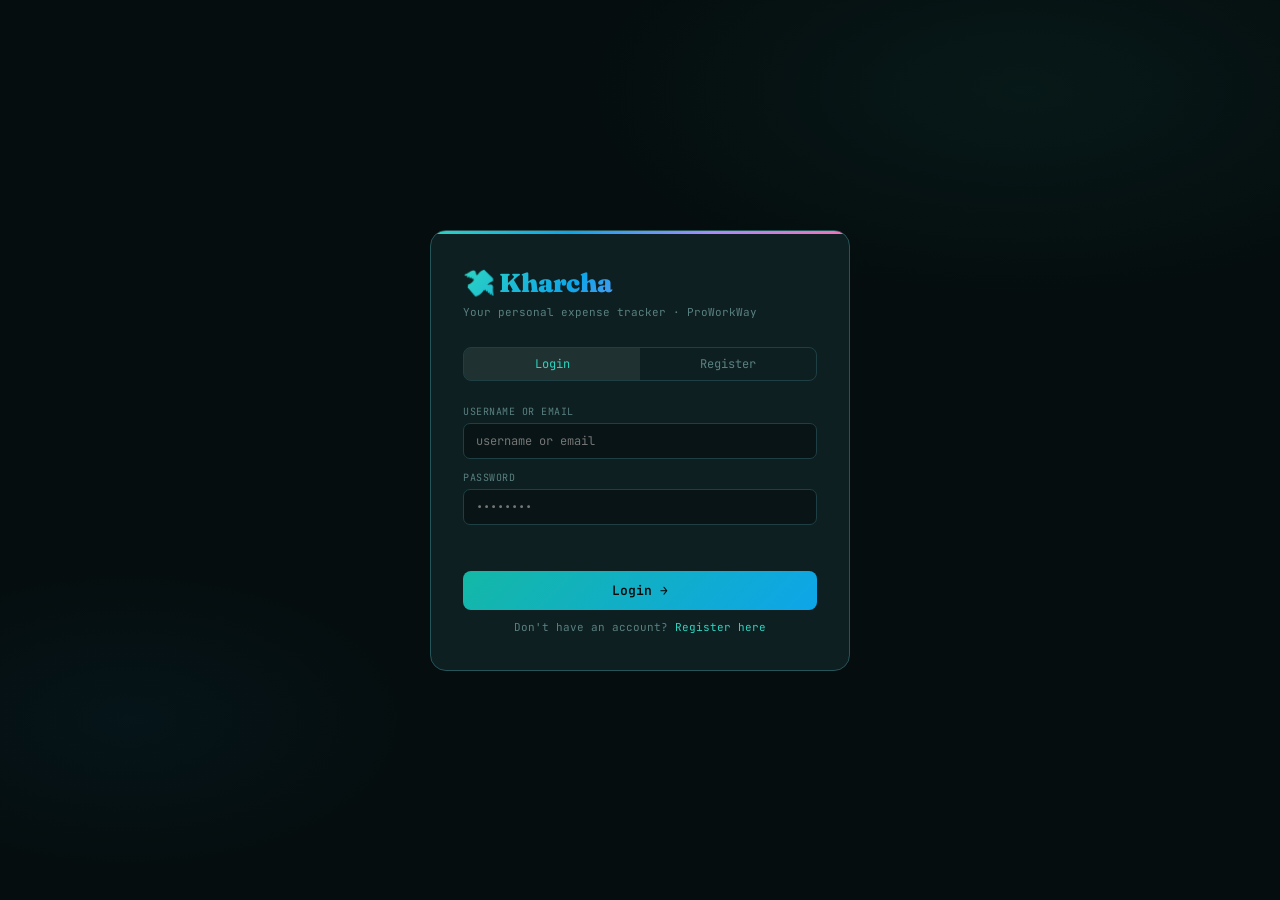
<file: index.html>
<!DOCTYPE html>
<html lang="en">

<head>
  <meta charset="UTF-8">
  <meta name="viewport" content="width=device-width, initial-scale=1.0">
  <title>Kharcha Tracker · ProWorkWay</title>
  <link
    href="https://fonts.googleapis.com/css2?family=Fraunces:wght@400;600;700;900&family=JetBrains+Mono:wght@400;500;600&display=swap"
    rel="stylesheet">
  <link rel="icon"
    href="data:image/svg+xml,<svg xmlns='http://www.w3.org/2000/svg' viewBox='0 0 100 100'><text y='.9em' font-size='90'>💸</text></svg>">

  <!-- PWA -->
  <link rel="manifest" href="manifest.json">
  <meta name="mobile-web-app-capable" content="yes">
  <meta name="apple-mobile-web-app-capable" content="yes">
  <meta name="apple-mobile-web-app-status-bar-style" content="black-translucent">
  <meta name="apple-mobile-web-app-title" content="Kharcha">
  <meta name="theme-color" content="#0d1f21">
  <meta name="description" content="Personal expense tracker — shopping, bills, EMI, savings · ProWorkWay">
  <link rel="apple-touch-icon" href="icons/icon-192.png">

  <link rel="stylesheet" href="styles.css">
  <!-- Google APIs for Drive integration -->
  <script src="https://accounts.google.com/gsi/client" async defer></script>
  <script src="https://apis.google.com/js/api.js" async defer></script>
</head>

<body>

  <!-- ═══════════════════════════════════
     AUTH SCREEN
     ═══════════════════════════════════ -->
  <div id="auth-screen">
    <div class="auth-box">
      <div class="auth-logo">💸 Kharcha</div>
      <div class="auth-tagline">Your personal expense tracker · ProWorkWay</div>
      <div class="auth-tabs">
        <button class="auth-tab active" id="tab-login" onclick="switchAuthTab('login')">Login</button>
        <button class="auth-tab" id="tab-signup" onclick="switchAuthTab('signup')">Register</button>
      </div>

      <div id="login-form" class="auth-form">
        <div class="auth-fg">
          <label>Username or Email</label>
          <input type="text" id="l-ident" placeholder="username or email" autocomplete="username">
        </div>
        <div class="auth-fg">
          <label>Password</label>
          <input type="password" id="l-pass" placeholder="••••••••" autocomplete="current-password"
            onkeydown="if(event.key==='Enter')doLogin()">
        </div>
        <div class="auth-err" id="login-err"></div>
        <button class="auth-btn" onclick="doLogin()">Login →</button>
      </div>

      <div id="signup-form" class="auth-form" style="display:none">
        <div class="auth-row">
          <div class="auth-fg">
            <label>Full Name *</label>
            <input type="text" id="r-name" placeholder="Rahul Sharma" autocomplete="name">
          </div>
          <div class="auth-fg">
            <label>Username *</label>
            <input type="text" id="r-uname" placeholder="rahul123" autocomplete="username">
          </div>
        </div>
        <div class="auth-fg">
          <label>Email Address *</label>
          <input type="email" id="r-email" placeholder="rahul@example.com" autocomplete="email">
        </div>
        <div class="auth-fg">
          <label>Mobile Number *</label>
          <input type="tel" id="r-mobile" placeholder="+91 98765 43210" autocomplete="tel">
        </div>
        <div class="auth-row">
          <div class="auth-fg">
            <label>Password *</label>
            <input type="password" id="r-pass" placeholder="Min 6 chars" autocomplete="new-password">
          </div>
          <div class="auth-fg">
            <label>Confirm Password *</label>
            <input type="password" id="r-pass2" placeholder="Repeat" autocomplete="new-password"
              onkeydown="if(event.key==='Enter')doRegister()">
          </div>
        </div>
        <div class="auth-err" id="signup-err"></div>
        <button class="auth-btn" onclick="doRegister()">Create Account →</button>
      </div>

      <div class="auth-switch" id="auth-switch-text">
        Don't have an account? <span onclick="switchAuthTab('signup')">Register here</span>
      </div>
    </div>
  </div>

  <!-- ═══════════════════════════════════
     SESSION TIMEOUT OVERLAY
     ═══════════════════════════════════ -->
  <div id="session-overlay">
    <div class="session-box">
      <div class="session-icon">🔒</div>
      <div class="session-title">Session Timed Out</div>
      <div class="session-sub" id="session-sub-text">You were inactive. Enter your password to continue.</div>
      <div class="session-timer-bar">
        <div class="session-timer-fill" id="session-timer-fill" style="width:100%"></div>
      </div>
      <div class="session-fg">
        <label>Password</label>
        <input type="password" id="session-pass" placeholder="Enter your password..."
          onkeydown="if(event.key==='Enter')unlockSession()">
      </div>
      <div class="session-err" id="session-err"></div>
      <div class="session-btns">
        <button class="session-unlock" onclick="unlockSession()">Unlock</button>
        <button class="session-logout" onclick="doLogout()">Logout</button>
      </div>
    </div>
  </div>

  <!-- ═══════════════════════════════════
     MAIN APP
     ═══════════════════════════════════ -->
  <div id="app-screen">

    <!-- TOP BAR -->
    <div class="topbar">
      <div class="app-title">💸 Kharcha</div>
      <div class="topbar-right">

        <!-- Theme Switcher -->
        <div style="position:relative">
          <button class="theme-btn" onclick="toggleThemeDD(event)">🎨 Theme</button>
          <div class="theme-dropdown" id="theme-dd"></div>
        </div>

        <button class="privacy-btn" id="privacy-btn" onclick="togglePrivacy()" title="Toggle Privacy Mode">👁
          Privacy</button>

        <div class="nav-tabs">
          <button class="nav-tab active" onclick="showPage('shopping',this)">🛒 <span>Shopping</span></button>
          <button class="nav-tab" onclick="showPage('bills',this)">💡 <span>Bills</span></button>
          <button class="nav-tab" onclick="showPage('reports',this)">📊 <span>Reports</span></button>
          <button class="nav-tab" onclick="openModal('settings-modal')">⚙</button>
        </div>

        <div class="user-pill" onclick="openModal('profile-modal')">
          <div class="user-avatar" id="user-avatar-top">?</div>
          <span id="user-name-top">User</span>
        </div>
      </div>
    </div>

    <!-- MONTH BAR -->
    <div class="month-bar">
      <span class="month-label">Month:</span>
      <div class="month-select-group">
        <button class="month-arrow" onclick="shiftMonth(-1)">‹</button>
        <select id="month-sel" onchange="changeMonth()"></select>
        <select id="year-sel" onchange="changeMonth()"></select>
        <button class="month-arrow" onclick="shiftMonth(1)">›</button>
      </div>
      <button class="new-month-btn" onclick="createNewMonth()">+ New Month</button>
    </div>

    <!-- ── SHOPPING PAGE ── -->
    <div class="page active" id="page-shopping">
      <div class="overview-grid" id="ov-grid"></div>
      <div class="toolbar">
        <button class="btn primary" onclick="openModal('add-category-modal')">+ Category</button>
        <button class="btn" onclick="openModal('budget-modal')">₹ Budget</button>
        <button class="btn" onclick="exportData()">↓ JSON</button>
        <button class="btn" onclick="importData()">↑ JSON</button>
        <button class="btn emerald-btn" onclick="openModal('drive-modal')">☁ Drive</button>
        <button class="btn gold-btn" onclick="printInvoice()">🖨 Invoice PDF</button>
      </div>
      <div class="filter-row">
        <button class="ftab active" onclick="setFilter('all',this)">All</button>
        <button class="ftab" onclick="setFilter('pending',this)">Pending</button>
        <button class="ftab" onclick="setFilter('bought',this)">Bought ✓</button>
        <button class="ftab" onclick="setFilter('cancelled',this)">Cancelled ✗</button>
      </div>
      <div class="categories" id="cat-container"></div>
    </div>

    <!-- ── BILLS PAGE ── -->
    <div class="page" id="page-bills">
      <div class="section-title">💡 Utility Bills <span class="stag">Monthly expenses</span></div>
      <div class="toolbar">
        <button class="btn gold-btn" onclick="openTrackModal('bill')">+ Add Bill</button>
      </div>
      <div class="tracks-grid" id="bills-container"></div>
      <div class="sep"></div>
      <div class="section-title">🏦 EMI <span class="stag">Loan repayments</span></div>
      <div class="toolbar">
        <button class="btn indigo-btn" onclick="openTrackModal('emi')">+ Add EMI</button>
      </div>
      <div class="tracks-grid" id="emi-container"></div>
      <div class="sep"></div>
      <div class="section-title">💚 Savings &amp; Transfers <span class="stag">Amount set aside</span></div>
      <div class="toolbar">
        <button class="btn emerald-btn" onclick="openTrackModal('saving')">+ Add Saving</button>
      </div>
      <div class="tracks-grid" id="savings-container"></div>
    </div>

    <!-- ── REPORTS PAGE ── -->
    <div class="page" id="page-reports">
      <div class="section-title">📊 Reports</div>
      <div class="filter-row" style="margin-bottom:22px">
        <button class="ftab active" onclick="setReportScope('month',this)">This Month</button>
        <button class="ftab" onclick="setReportScope('all',this)">All Time</button>
      </div>
      <div id="reports-content"></div>
    </div>

  </div><!-- /#app-screen -->

  <!-- ═══════════════════════════════════
     MODALS
     ═══════════════════════════════════ -->

  <!-- Profile -->
  <div class="modal-overlay" id="profile-modal">
    <div class="modal">
      <h2>My Profile</h2>
      <div id="profile-info"
        style="margin-bottom:16px;padding:14px;background:var(--surface2);border:1px solid var(--border);border-radius:10px;font-size:12px;line-height:2">
      </div>
      <div class="modal-actions">
        <button class="btn" style="color:var(--rose);border-color:rgba(251,113,133,.3)"
          onclick="closeModal('profile-modal');doLogout()">Logout</button>
        <button class="btn primary" onclick="closeModal('profile-modal')">Close</button>
      </div>
    </div>
  </div>

  <!-- Add / Edit Item -->
  <div class="modal-overlay" id="add-item-modal">
    <div class="modal">
      <h2 id="item-modal-title">Add Item</h2>
      <input type="hidden" id="ei-cat">
      <input type="hidden" id="ei-item">
      <div class="fg"><label>Item Name *</label><input type="text" id="ei-name" placeholder="e.g. Philips Bottle"></div>
      <div class="fg"><label>Platform</label><select id="ei-platform"></select></div>
      <div class="fg"><label>Quantity</label><input type="number" id="ei-qty" value="1" min="1"></div>
      <div class="fg">
        <label>Prices (₹)</label>
        <div class="price-grid2">
          <div><label style="font-size:9px;color:var(--muted)">MRP</label><input type="number" id="ei-mrp"
              placeholder="0"></div>
          <div><label style="font-size:9px;color:var(--muted)">Actual paid</label><input type="number" id="ei-actual"
              placeholder="0"></div>
        </div>
      </div>
      <div class="fg"><label>Bought Date</label><input type="date" id="ei-date" style="color-scheme:dark"></div>
      <div class="fg"><label>Notes</label><input type="text" id="ei-notes" placeholder="Optional"></div>
      <div class="modal-actions">
        <button class="btn" onclick="closeModal('add-item-modal')">Cancel</button>
        <button class="btn primary" onclick="saveItem()">Save</button>
      </div>
    </div>
  </div>

  <!-- Toast -->
  <div class="toast" id="toast">
    <div class="toast-icon">⚠️</div>
    <div class="toast-body">
      <div class="toast-title" id="toast-title"></div>
      <div class="toast-msg" id="toast-msg"></div>
    </div>
  </div>

  <!-- Add / Edit Category -->
  <div class="modal-overlay" id="add-category-modal">
    <div class="modal">
      <h2 id="cat-modal-title">Add Category</h2>
      <input type="hidden" id="edit-cat-id-modal">
      <div class="fg"><label>Category Name *</label><input type="text" id="cat-name-input" placeholder="e.g. For Baby">
      </div>
      <div class="fg">
        <label>Category Budget (₹) <span style="color:var(--muted);font-size:9px">— optional, 0 = no
            limit</span></label>
        <input type="number" id="cat-budget-input" placeholder="0" step="0.01" min="0" value="0">
      </div>
      <div class="modal-actions">
        <button class="btn" onclick="closeModal('add-category-modal')">Cancel</button>
        <button class="btn primary" onclick="saveCategory()">Save</button>
      </div>
    </div>
  </div>

  <!-- Budget -->
  <div class="modal-overlay" id="budget-modal">
    <div class="modal">
      <h2>Set Budget</h2>
      <div class="fg"><label>Total Shopping Budget (₹)</label><input type="number" id="budget-inp" placeholder="15000"
          step="0.01"></div>
      <div class="modal-actions">
        <button class="btn" onclick="closeModal('budget-modal')">Cancel</button>
        <button class="btn primary" onclick="saveBudget()">Save</button>
      </div>
    </div>
  </div>

  <!-- Track (Bill / EMI / Saving) -->
  <div class="modal-overlay" id="track-modal">
    <div class="modal">
      <h2 id="track-modal-title">Add Bill</h2>
      <input type="hidden" id="et-type">
      <input type="hidden" id="et-id">
      <div class="fg"><label>Name *</label><input type="text" id="et-name" placeholder="e.g. Electricity, Home Loan...">
      </div>
      <div class="fg"><label>Amount (₹) *</label><input type="number" id="et-amount" placeholder="0" step="0.01"></div>
      <div class="fg" id="et-due-group"><label>Due Date</label><input type="text" id="et-due"
          placeholder="e.g. 5th, 15th..."></div>
      <div class="fg" id="et-bank-group"><label>Account / Bank</label><input type="text" id="et-bank"
          placeholder="e.g. SBI, HDFC..."></div>
      <div class="fg" id="et-emi-extra" style="display:none">
        <label>Remaining EMIs</label><input type="number" id="et-remaining" placeholder="e.g. 18">
      </div>
      <div class="fg"><label>Notes</label><input type="text" id="et-notes" placeholder="Optional"></div>
      <div class="modal-actions">
        <button class="btn" onclick="closeModal('track-modal')">Cancel</button>
        <button class="btn primary" onclick="saveTrack()">Save</button>
      </div>
    </div>
  </div>

  <!-- New Month -->
  <div class="modal-overlay" id="new-month-modal">
    <div class="modal">
      <h2>Create New Month</h2>
      <div class="fg"><label>Month</label>
        <select id="nm-month">
          <option value="0">January</option>
          <option value="1">February</option>
          <option value="2">March</option>
          <option value="3">April</option>
          <option value="4">May</option>
          <option value="5">June</option>
          <option value="6">July</option>
          <option value="7">August</option>
          <option value="8">September</option>
          <option value="9">October</option>
          <option value="10">November</option>
          <option value="11">December</option>
        </select>
      </div>
      <div class="fg"><label>Year</label><input type="number" id="nm-year" value="2025" min="2020" max="2035"></div>
      <div class="fg">
        <label>Copy Default Categories &amp; Items?</label>
        <select id="nm-copy">
          <option value="default">Yes — add default template</option>
          <option value="none">No — start empty</option>
        </select>
      </div>
      <div class="modal-actions">
        <button class="btn" onclick="closeModal('new-month-modal')">Cancel</button>
        <button class="btn primary" onclick="confirmNewMonth()">Create</button>
      </div>
    </div>
  </div>

  <!-- Settings -->
  <div class="modal-overlay" id="settings-modal">
    <div class="modal">
      <h2>Settings</h2>
      <div class="fg">
        <label>Session Timeout</label>
        <p style="font-size:10px;color:var(--muted);margin-bottom:8px">Screen locks after this many minutes of
          inactivity.</p>
        <div class="timeout-row">
          <input type="number" id="timeout-minutes" min="1" max="60" value="5" onchange="saveTimeoutSetting()">
          <span>minutes</span>
        </div>
      </div>
      <div class="sep"></div>
      <div class="fg">
        <label>Platforms</label>
        <div class="chip-row" id="platform-chips"></div>
        <div class="add-chip-row">
          <input type="text" id="new-plat" placeholder="Add platform..."
            onkeydown="if(event.key==='Enter')addPlatform()">
          <button class="btn primary" onclick="addPlatform()">Add</button>
        </div>
      </div>
      <div class="sep"></div>
      <div class="fg">
        <label>Default Categories Template</label>
        <p style="font-size:10px;color:var(--muted);margin-bottom:8px">These categories are auto-added when you create a
          new month.</p>
        <button class="btn" onclick="openModal('default-cats-modal')">Edit Template →</button>
      </div>
      <div class="modal-actions">
        <button class="btn primary" onclick="closeModal('settings-modal')">Done</button>
      </div>
    </div>
  </div>

  <!-- Default Template Editor -->
  <div class="modal-overlay" id="default-cats-modal">
    <div class="modal" style="max-width:520px">
      <h2>Default Template</h2>
      <p style="font-size:10px;color:var(--muted);margin-bottom:14px">Edit default categories with budget + items for
        new months.</p>
      <div id="template-editor"></div>
      <div style="margin-top:14px;display:flex;gap:8px;flex-wrap:wrap">
        <input type="text" id="tmpl-cat-name" placeholder="New category name..."
          style="flex:1;min-width:120px;background:var(--bg2);border:1px solid var(--border);color:var(--text);border-radius:6px;padding:7px 10px;font-family:'JetBrains Mono',monospace;font-size:11px;outline:none;">
        <input type="number" id="tmpl-cat-budget" placeholder="Budget ₹ (0=no limit)"
          style="width:150px;background:var(--bg2);border:1px solid var(--border);color:var(--text);border-radius:6px;padding:7px 10px;font-family:'JetBrains Mono',monospace;font-size:11px;outline:none;"
          min="0" value="0">
        <button class="btn primary" onclick="addTemplateCategory()">+ Category</button>
      </div>
      <div class="modal-actions">
        <button class="btn primary" onclick="closeModal('default-cats-modal')">Done</button>
      </div>
    </div>
  </div>

  <!-- Google Drive Modal -->
  <div class="modal-overlay" id="drive-modal">
    <div class="modal" style="max-width:440px">
      <h2>☁ Google Drive Backup</h2>
      <div id="drive-not-configured" style="display:block">
        <p style="font-size:11px;color:var(--muted);margin-bottom:14px;line-height:1.7">
          Apna Google OAuth Client ID daalein taaki backup seedha Drive mein save ho.<br>
          <a href="https://console.cloud.google.com/apis/credentials" target="_blank" style="color:var(--accent)">Google
            Cloud Console</a> se banayein.
        </p>
        <div class="fg">
          <label>Google OAuth Client ID</label>
          <input type="text" id="drive-client-id" placeholder="xxxx.apps.googleusercontent.com" style="font-size:11px">
        </div>
        <div class="fg">
          <label>App Name (Drive mein folder ka naam)</label>
          <input type="text" id="drive-app-name" value="Kharcha Tracker">
        </div>
        <div class="modal-actions">
          <button class="btn" onclick="closeModal('drive-modal')">Cancel</button>
          <button class="btn primary" onclick="saveDriveConfig()">Save & Connect →</button>
        </div>
      </div>
      <div id="drive-connected" style="display:none">
        <div id="drive-user-info"
          style="display:flex;align-items:center;gap:10px;padding:12px;background:var(--surface2);border:1px solid var(--border);border-radius:8px;margin-bottom:16px">
          <div style="font-size:24px">👤</div>
          <div>
            <div id="drive-user-name" style="font-size:13px;font-weight:600;color:var(--text)"></div>
            <div id="drive-user-email" style="font-size:10px;color:var(--muted)"></div>
          </div>
          <button class="btn"
            style="margin-left:auto;font-size:10px;color:var(--rose);border-color:rgba(251,113,133,.3)"
            onclick="driveSignOut()">Sign Out</button>
        </div>
        <div style="display:flex;flex-direction:column;gap:10px;margin-bottom:16px">
          <button class="btn emerald-btn" style="justify-content:center;padding:12px" onclick="driveBackup()">
            ↑ &nbsp; Backup to Drive
          </button>
          <button class="btn indigo-btn" style="justify-content:center;padding:12px" onclick="driveRestore()">
            ↓ &nbsp; Restore from Drive
          </button>
        </div>
        <div id="drive-status" style="font-size:11px;color:var(--muted);text-align:center;min-height:18px"></div>
        <div style="margin-top:10px">
          <button class="btn" style="font-size:10px;width:100%;justify-content:center" onclick="showDriveConfig()">⚙
            Change Settings</button>
        </div>
      </div>
      <div id="drive-signing-in" style="display:none;text-align:center;padding:20px">
        <div style="font-size:28px;margin-bottom:10px">⏳</div>
        <div style="font-size:12px;color:var(--muted)">Google se connect ho raha hai...</div>
      </div>
    </div>
  </div>

  <!-- Invoice Print Frame (hidden, revealed on print) -->
  <div id="invoice-print-area" style="display:none"></div>

  <script src="app.js"></script>
</body>

</html>
</file>
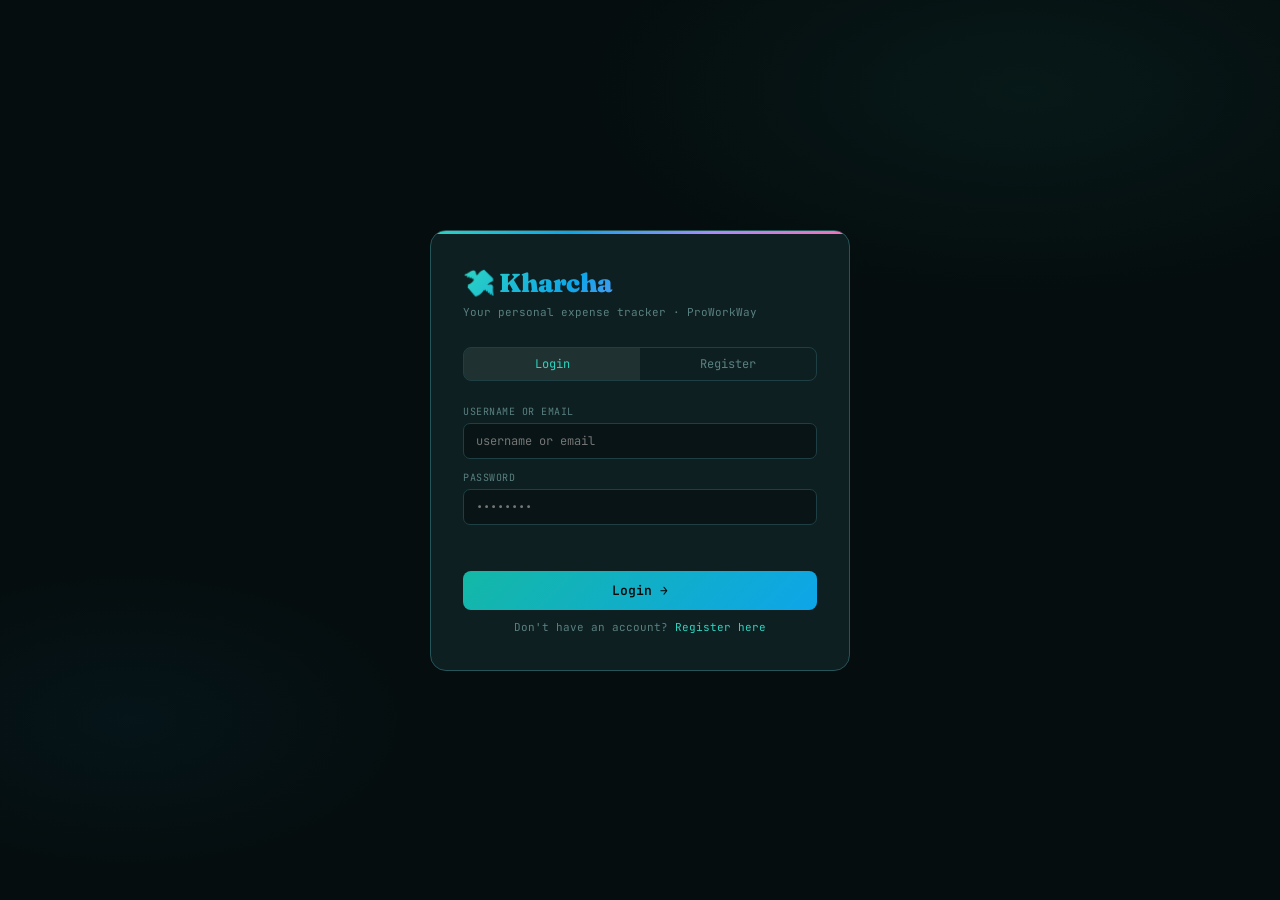
<file: icons/index.html>
<!DOCTYPE html>
<html>

<head>
    <meta charset="UTF-8">
    <meta name="viewport" content="width=device-width, initial-scale=1.0">
    <meta http-equiv="refresh" content="0; url=/" />
    <script>window.location.replace("/");</script>
    <title>Kharcha Tracker · ProWorkWay</title>
    <link rel="icon"
        href="data:image/svg+xml,<svg xmlns='http://www.w3.org/2000/svg' viewBox='0 0 100 100'><text y='.9em' font-size='90'>💸</text></svg>">
</head>

<body>
    <p>Redirecting to <a href="/">home</a>...</p>
</body>

</html>
</file>
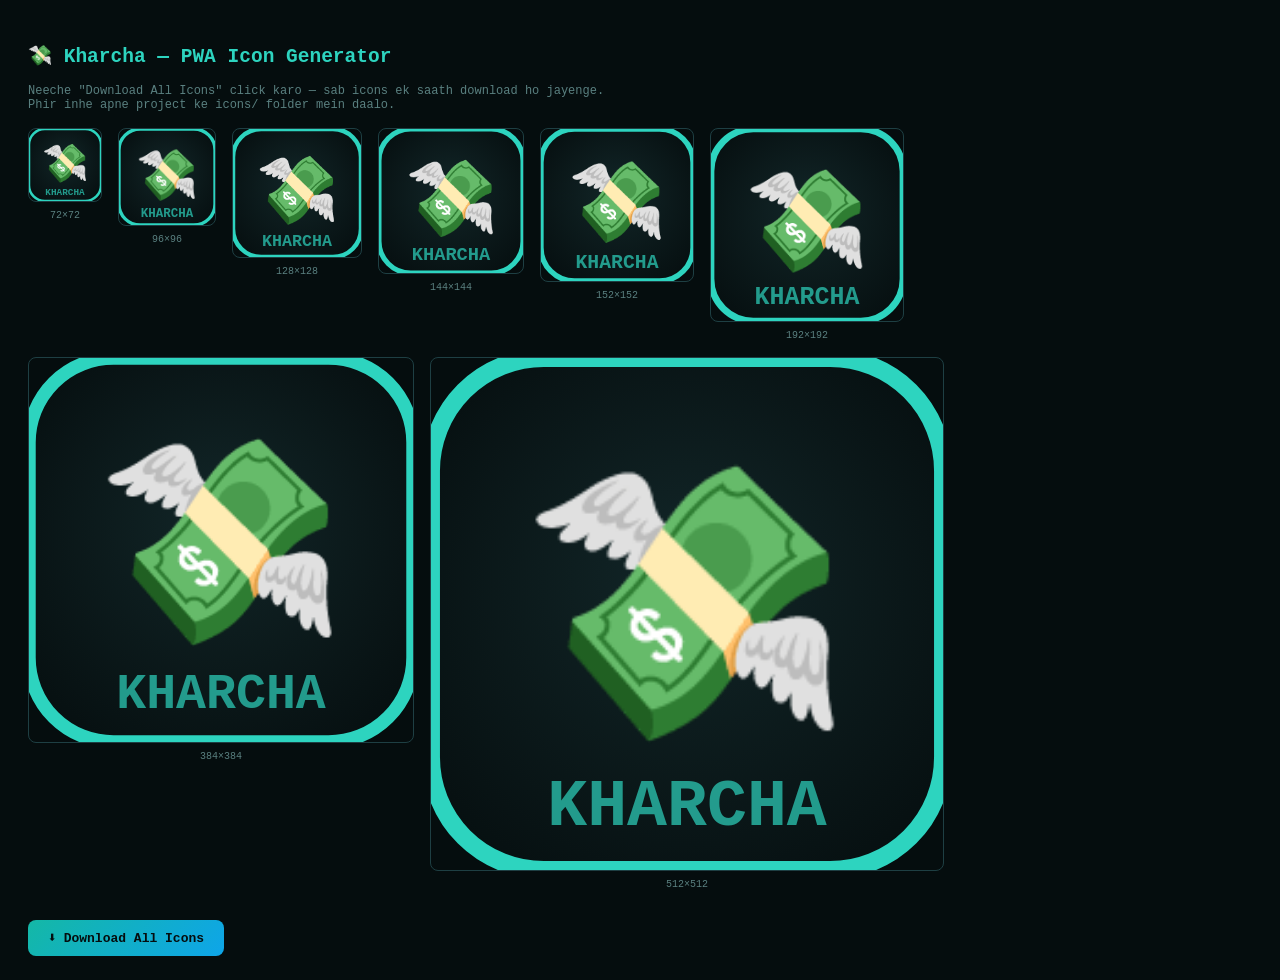
<file: generate-icons.html>
<!DOCTYPE html>
<html>

<head>
  <meta charset="UTF-8">
  <title>Kharcha — Icon Generator</title>
  <style>
    body {
      font-family: monospace;
      background: #050d0e;
      color: #e0f2f1;
      padding: 20px;
    }

    h2 {
      color: #2dd4bf;
      margin-bottom: 16px;
    }

    .grid {
      display: flex;
      flex-wrap: wrap;
      gap: 16px;
      margin-bottom: 20px;
    }

    canvas {
      border: 1px solid #1e3f43;
      border-radius: 8px;
    }

    button {
      background: linear-gradient(135deg, #14b8a6, #0ea5e9);
      border: none;
      color: #050d0e;
      padding: 10px 20px;
      border-radius: 8px;
      font-family: monospace;
      font-size: 13px;
      font-weight: 700;
      cursor: pointer;
      margin-top: 10px;
    }

    p {
      color: #5a8080;
      font-size: 12px;
      margin-bottom: 16px;
    }
  </style>
</head>

<body>
  <h2>💸 Kharcha — PWA Icon Generator</h2>
  <p>Neeche "Download All Icons" click karo — sab icons ek saath download ho jayenge.<br>
    Phir inhe apne project ke <code>icons/</code> folder mein daalo.</p>
  <div class="grid" id="grid"></div>
  <button onclick="downloadAll()">⬇ Download All Icons</button>

  <script>
    const SIZES = [72, 96, 128, 144, 152, 192, 384, 512];
    const BG_COLOR = '#0d1f21';
    const RING_COLOR = '#2dd4bf';
    const EMOJI = '💸';

    function drawIcon(size) {
      const canvas = document.createElement('canvas');
      canvas.width = size;
      canvas.height = size;
      const ctx = canvas.getContext('2d');

      // Background
      const grad = ctx.createRadialGradient(size * .5, size * .4, 0, size * .5, size * .5, size * .7);
      grad.addColorStop(0, '#122628');
      grad.addColorStop(1, '#050d0e');
      ctx.fillStyle = grad;

      // Rounded rect
      const r = size * 0.22;
      ctx.beginPath();
      ctx.moveTo(r, 0); ctx.lineTo(size - r, 0);
      ctx.arcTo(size, 0, size, r, r);
      ctx.lineTo(size, size - r);
      ctx.arcTo(size, size, size - r, size, r);
      ctx.lineTo(r, size);
      ctx.arcTo(0, size, 0, size - r, r);
      ctx.lineTo(0, r);
      ctx.arcTo(0, 0, r, 0, r);
      ctx.closePath();
      ctx.fill();

      // Ring border
      ctx.strokeStyle = RING_COLOR;
      ctx.lineWidth = size * 0.035;
      ctx.stroke();

      // Emoji
      ctx.font = `${size * 0.52}px serif`;
      ctx.textAlign = 'center';
      ctx.textBaseline = 'middle';
      ctx.fillText(EMOJI, size * 0.5, size * 0.52);

      // "K" watermark bottom
      ctx.font = `bold ${size * 0.13}px 'Courier New', monospace`;
      ctx.fillStyle = RING_COLOR;
      ctx.globalAlpha = 0.7;
      ctx.fillText('KHARCHA', size * 0.5, size * 0.88);
      ctx.globalAlpha = 1;

      return canvas;
    }

    function init() {
      const grid = document.getElementById('grid');
      SIZES.forEach(size => {
        const canvas = drawIcon(size);
        canvas.title = `${size}x${size}`;
        const wrap = document.createElement('div');
        wrap.style.textAlign = 'center';
        const label = document.createElement('div');
        label.style.cssText = 'font-size:10px;color:#5a8080;margin-top:4px';
        label.textContent = `${size}×${size}`;
        wrap.appendChild(canvas);
        wrap.appendChild(label);
        grid.appendChild(wrap);
      });
    }

    function downloadAll() {
      SIZES.forEach((size, i) => {
        setTimeout(() => {
          const canvas = drawIcon(size);
          const a = document.createElement('a');
          a.download = `icon-${size}.png`;
          a.href = canvas.toDataURL('image/png');
          a.click();
        }, i * 300);
      });
    }

    init();
  </script>
</body>

</html>
</file>
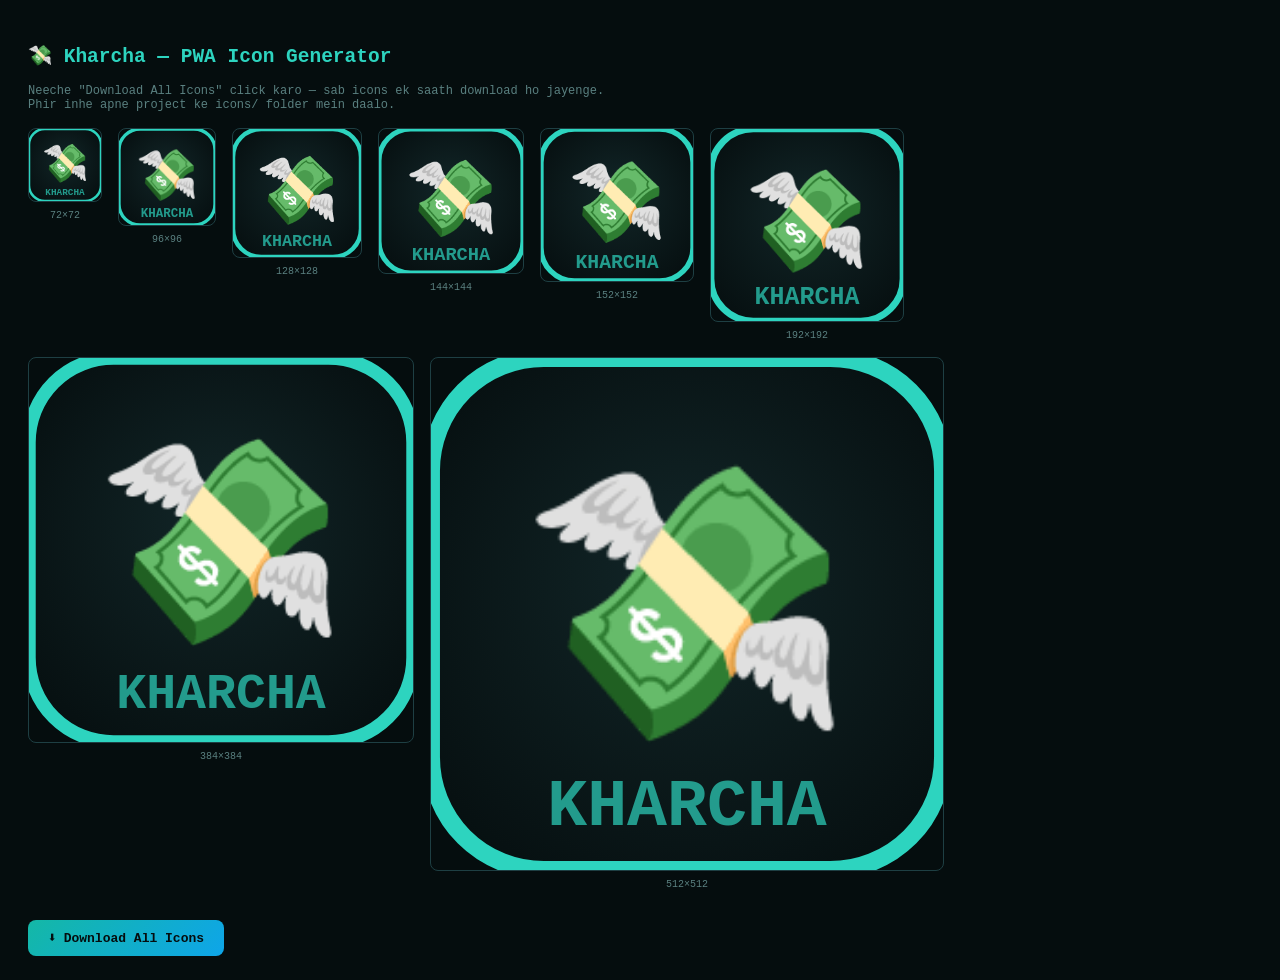
<file: icons/generate-icons.html>
<!DOCTYPE html>
<html>
<head>
  <meta charset="UTF-8">
  <title>Kharcha — Icon Generator</title>
  <style>
    body { font-family: monospace; background: #050d0e; color: #e0f2f1; padding: 20px; }
    h2 { color: #2dd4bf; margin-bottom: 16px; }
    .grid { display: flex; flex-wrap: wrap; gap: 16px; margin-bottom: 20px; }
    canvas { border: 1px solid #1e3f43; border-radius: 8px; }
    button {
      background: linear-gradient(135deg, #14b8a6, #0ea5e9);
      border: none; color: #050d0e; padding: 10px 20px;
      border-radius: 8px; font-family: monospace; font-size: 13px;
      font-weight: 700; cursor: pointer; margin-top: 10px;
    }
    p { color: #5a8080; font-size: 12px; margin-bottom: 16px; }
  </style>
</head>
<body>
  <h2>💸 Kharcha — PWA Icon Generator</h2>
  <p>Neeche "Download All Icons" click karo — sab icons ek saath download ho jayenge.<br>
     Phir inhe apne project ke <code>icons/</code> folder mein daalo.</p>
  <div class="grid" id="grid"></div>
  <button onclick="downloadAll()">⬇ Download All Icons</button>

<script>
const SIZES = [72, 96, 128, 144, 152, 192, 384, 512];
const BG_COLOR   = '#0d1f21';
const RING_COLOR = '#2dd4bf';
const EMOJI      = '💸';

function drawIcon(size) {
  const canvas = document.createElement('canvas');
  canvas.width  = size;
  canvas.height = size;
  const ctx = canvas.getContext('2d');

  // Background
  const grad = ctx.createRadialGradient(size*.5, size*.4, 0, size*.5, size*.5, size*.7);
  grad.addColorStop(0, '#122628');
  grad.addColorStop(1, '#050d0e');
  ctx.fillStyle = grad;

  // Rounded rect
  const r = size * 0.22;
  ctx.beginPath();
  ctx.moveTo(r, 0); ctx.lineTo(size-r, 0);
  ctx.arcTo(size, 0, size, r, r);
  ctx.lineTo(size, size-r);
  ctx.arcTo(size, size, size-r, size, r);
  ctx.lineTo(r, size);
  ctx.arcTo(0, size, 0, size-r, r);
  ctx.lineTo(0, r);
  ctx.arcTo(0, 0, r, 0, r);
  ctx.closePath();
  ctx.fill();

  // Ring border
  ctx.strokeStyle = RING_COLOR;
  ctx.lineWidth = size * 0.035;
  ctx.stroke();

  // Emoji
  ctx.font = `${size * 0.52}px serif`;
  ctx.textAlign = 'center';
  ctx.textBaseline = 'middle';
  ctx.fillText(EMOJI, size * 0.5, size * 0.52);

  // "K" watermark bottom
  ctx.font = `bold ${size * 0.13}px 'Courier New', monospace`;
  ctx.fillStyle = RING_COLOR;
  ctx.globalAlpha = 0.7;
  ctx.fillText('KHARCHA', size * 0.5, size * 0.88);
  ctx.globalAlpha = 1;

  return canvas;
}

function init() {
  const grid = document.getElementById('grid');
  SIZES.forEach(size => {
    const canvas = drawIcon(size);
    canvas.title = `${size}x${size}`;
    const wrap = document.createElement('div');
    wrap.style.textAlign = 'center';
    const label = document.createElement('div');
    label.style.cssText = 'font-size:10px;color:#5a8080;margin-top:4px';
    label.textContent = `${size}×${size}`;
    wrap.appendChild(canvas);
    wrap.appendChild(label);
    grid.appendChild(wrap);
  });
}

function downloadAll() {
  SIZES.forEach((size, i) => {
    setTimeout(() => {
      const canvas = drawIcon(size);
      const a = document.createElement('a');
      a.download = `icon-${size}.png`;
      a.href = canvas.toDataURL('image/png');
      a.click();
    }, i * 300);
  });
}

init();
</script>
</body>
</html>
</file>
<file: styles.css>
/* ════════════════════════════════════════════════════════
   KHARCHA TRACKER — styles.css
   Themes: peacock, light, dark, dracula, sky, forest,
           desert, snow, sunset, neon, rose, ocean
   ════════════════════════════════════════════════════════ */

/* ── PEACOCK (default) ── */
:root,
[data-theme="peacock"] {
  --bg: #050d0e;
  --bg2: #081415;
  --surface: #0d1f21;
  --surface2: #122628;
  --surface3: #183234;
  --border: #1e3f43;
  --border2: #255459;
  --accent: #2dd4bf;
  --accent2: #14b8a6;
  --accent-alt: #0ea5e9;
  --gold: #f59e0b;
  --gold2: #fbbf24;
  --emerald: #10b981;
  --indigo: #6366f1;
  --rose: #fb7185;
  --peacock: #0ea5e9;
  --iridescent: linear-gradient(135deg, #2dd4bf, #0ea5e9, #a78bfa, #f472b6);
  --text: #e0f2f1;
  --text2: #a0bebe;
  --muted: #5a8080;
  --r: 10px;
  --shadow: 0 8px 32px rgba(0, 0, 0, .5);
  --body-bg-img:
    radial-gradient(ellipse 60% 40% at 80% 10%, rgba(45, 212, 191, .06) 0%, transparent 60%),
    radial-gradient(ellipse 40% 30% at 10% 80%, rgba(14, 165, 233, .05) 0%, transparent 60%);
}

/* ── LIGHT ── */
[data-theme="light"] {
  --bg: #f4f7f8;
  --bg2: #ffffff;
  --surface: #ffffff;
  --surface2: #eef2f3;
  --surface3: #e2e8ea;
  --border: #ccd7d9;
  --border2: #a8bfc3;
  --accent: #0d9488;
  --accent2: #0f766e;
  --accent-alt: #0284c7;
  --gold: #d97706;
  --gold2: #f59e0b;
  --emerald: #059669;
  --indigo: #4f46e5;
  --rose: #e11d48;
  --peacock: #0284c7;
  --iridescent: linear-gradient(135deg, #0d9488, #0284c7, #7c3aed, #db2777);
  --text: #0f2426;
  --text2: #3d6366;
  --muted: #7a9fa3;
  --shadow: 0 4px 24px rgba(0, 0, 0, .1);
  --body-bg-img:
    radial-gradient(ellipse 60% 40% at 80% 10%, rgba(13, 148, 136, .06) 0%, transparent 60%),
    radial-gradient(ellipse 40% 30% at 10% 80%, rgba(2, 132, 199, .04) 0%, transparent 60%);
}

/* ── DARK ── */
[data-theme="dark"] {
  --bg: #0a0a0a;
  --bg2: #111111;
  --surface: #1a1a1a;
  --surface2: #222222;
  --surface3: #2a2a2a;
  --border: #333333;
  --border2: #444444;
  --accent: #a3a3a3;
  --accent2: #737373;
  --accent-alt: #d4d4d4;
  --gold: #facc15;
  --gold2: #fde047;
  --emerald: #4ade80;
  --indigo: #818cf8;
  --rose: #f87171;
  --peacock: #60a5fa;
  --iridescent: linear-gradient(135deg, #a3a3a3, #d4d4d4, #818cf8, #f87171);
  --text: #f5f5f5;
  --text2: #a3a3a3;
  --muted: #525252;
  --shadow: 0 8px 32px rgba(0, 0, 0, .7);
  --body-bg-img:
    radial-gradient(ellipse 60% 40% at 80% 10%, rgba(163, 163, 163, .04) 0%, transparent 60%),
    radial-gradient(ellipse 40% 30% at 10% 80%, rgba(96, 165, 250, .03) 0%, transparent 60%);
}

/* ── DRACULA ── */
[data-theme="dracula"] {
  --bg: #1e1e2e;
  --bg2: #181825;
  --surface: #242436;
  --surface2: #2a2a40;
  --surface3: #313145;
  --border: #45475a;
  --border2: #585b70;
  --accent: #bd93f9;
  --accent2: #a77bfa;
  --accent-alt: #8be9fd;
  --gold: #f1fa8c;
  --gold2: #ffffa5;
  --emerald: #50fa7b;
  --indigo: #bd93f9;
  --rose: #ff5555;
  --peacock: #8be9fd;
  --iridescent: linear-gradient(135deg, #bd93f9, #8be9fd, #50fa7b, #ff79c6);
  --text: #f8f8f2;
  --text2: #cdd6f4;
  --muted: #6272a4;
  --shadow: 0 8px 32px rgba(0, 0, 0, .6);
  --body-bg-img:
    radial-gradient(ellipse 60% 40% at 80% 10%, rgba(189, 147, 249, .07) 0%, transparent 60%),
    radial-gradient(ellipse 40% 30% at 10% 80%, rgba(139, 233, 253, .05) 0%, transparent 60%);
}

/* ── SKY ── */
[data-theme="sky"] {
  --bg: #020c18;
  --bg2: #04111f;
  --surface: #081c30;
  --surface2: #0d2540;
  --surface3: #122d4c;
  --border: #1a3f60;
  --border2: #215278;
  --accent: #38bdf8;
  --accent2: #0ea5e9;
  --accent-alt: #7dd3fc;
  --gold: #fbbf24;
  --gold2: #fde68a;
  --emerald: #34d399;
  --indigo: #a78bfa;
  --rose: #fb7185;
  --peacock: #38bdf8;
  --iridescent: linear-gradient(135deg, #38bdf8, #7dd3fc, #a78bfa, #fb7185);
  --text: #e0f2fe;
  --text2: #93c5fd;
  --muted: #3b6ea5;
  --shadow: 0 8px 32px rgba(0, 0, 0, .6);
  --body-bg-img:
    radial-gradient(ellipse 60% 40% at 80% 10%, rgba(56, 189, 248, .08) 0%, transparent 60%),
    radial-gradient(ellipse 40% 30% at 10% 80%, rgba(125, 211, 252, .05) 0%, transparent 60%);
}

/* ── FOREST ── */
[data-theme="forest"] {
  --bg: #040d06;
  --bg2: #07120a;
  --surface: #0c1e10;
  --surface2: #122617;
  --surface3: #172e1c;
  --border: #1e4427;
  --border2: #265833;
  --accent: #4ade80;
  --accent2: #22c55e;
  --accent-alt: #86efac;
  --gold: #fbbf24;
  --gold2: #fde68a;
  --emerald: #4ade80;
  --indigo: #a3e635;
  --rose: #fb7185;
  --peacock: #34d399;
  --iridescent: linear-gradient(135deg, #4ade80, #86efac, #a3e635, #fbbf24);
  --text: #dcfce7;
  --text2: #86efac;
  --muted: #4a7a57;
  --shadow: 0 8px 32px rgba(0, 0, 0, .55);
  --body-bg-img:
    radial-gradient(ellipse 60% 40% at 80% 10%, rgba(74, 222, 128, .07) 0%, transparent 60%),
    radial-gradient(ellipse 40% 30% at 10% 80%, rgba(52, 211, 153, .05) 0%, transparent 60%);
}

/* ── DESERT ── */
[data-theme="desert"] {
  --bg: #100b04;
  --bg2: #180f06;
  --surface: #261609;
  --surface2: #311c0b;
  --surface3: #3c230e;
  --border: #5c3515;
  --border2: #7a471e;
  --accent: #fb923c;
  --accent2: #f97316;
  --accent-alt: #fcd34d;
  --gold: #fcd34d;
  --gold2: #fde68a;
  --emerald: #86efac;
  --indigo: #c084fc;
  --rose: #fca5a5;
  --peacock: #fdba74;
  --iridescent: linear-gradient(135deg, #fb923c, #fcd34d, #f97316, #fbbf24);
  --text: #fef3c7;
  --text2: #fcd34d;
  --muted: #92652e;
  --shadow: 0 8px 32px rgba(0, 0, 0, .6);
  --body-bg-img:
    radial-gradient(ellipse 60% 40% at 80% 10%, rgba(251, 146, 60, .08) 0%, transparent 60%),
    radial-gradient(ellipse 40% 30% at 10% 80%, rgba(252, 211, 77, .05) 0%, transparent 60%);
}

/* ── SNOW ── */
[data-theme="snow"] {
  --bg: #f0f5ff;
  --bg2: #ffffff;
  --surface: #ffffff;
  --surface2: #e8eeff;
  --surface3: #dde5ff;
  --border: #bfcfff;
  --border2: #99b0ff;
  --accent: #4f46e5;
  --accent2: #6366f1;
  --accent-alt: #818cf8;
  --gold: #d97706;
  --gold2: #f59e0b;
  --emerald: #059669;
  --indigo: #7c3aed;
  --rose: #e11d48;
  --peacock: #0284c7;
  --iridescent: linear-gradient(135deg, #4f46e5, #818cf8, #c084fc, #f472b6);
  --text: #1e1b4b;
  --text2: #3730a3;
  --muted: #818cf8;
  --shadow: 0 4px 20px rgba(79, 70, 229, .15);
  --body-bg-img:
    radial-gradient(ellipse 60% 40% at 80% 10%, rgba(79, 70, 229, .06) 0%, transparent 60%),
    radial-gradient(ellipse 40% 30% at 10% 80%, rgba(129, 140, 248, .06) 0%, transparent 60%);
}

/* ── SUNSET ── */
[data-theme="sunset"] {
  --bg: #0d0408;
  --bg2: #150610;
  --surface: #200b18;
  --surface2: #2a0f21;
  --surface3: #34142a;
  --border: #5c1f44;
  --border2: #7a2a5c;
  --accent: #f472b6;
  --accent2: #ec4899;
  --accent-alt: #fb923c;
  --gold: #fb923c;
  --gold2: #fbbf24;
  --emerald: #34d399;
  --indigo: #a78bfa;
  --rose: #f43f5e;
  --peacock: #fb923c;
  --iridescent: linear-gradient(135deg, #f472b6, #fb923c, #fbbf24, #a78bfa);
  --text: #fce7f3;
  --text2: #f9a8d4;
  --muted: #9d4a72;
  --shadow: 0 8px 32px rgba(0, 0, 0, .6);
  --body-bg-img:
    radial-gradient(ellipse 60% 40% at 80% 10%, rgba(244, 114, 182, .08) 0%, transparent 60%),
    radial-gradient(ellipse 40% 30% at 10% 80%, rgba(251, 146, 60, .06) 0%, transparent 60%);
}

/* ── NEON ── */
[data-theme="neon"] {
  --bg: #020204;
  --bg2: #050508;
  --surface: #0a0a12;
  --surface2: #10101a;
  --surface3: #161622;
  --border: #1e1e3a;
  --border2: #2a2a50;
  --accent: #00ffcc;
  --accent2: #00e6b8;
  --accent-alt: #ff00ff;
  --gold: #ffff00;
  --gold2: #ffffaa;
  --emerald: #00ff88;
  --indigo: #aa00ff;
  --rose: #ff0066;
  --peacock: #00ccff;
  --iridescent: linear-gradient(135deg, #00ffcc, #00ccff, #aa00ff, #ff0066);
  --text: #e0ffe8;
  --text2: #80ffcc;
  --muted: #2a6655;
  --shadow: 0 0 32px rgba(0, 255, 204, .15);
  --body-bg-img:
    radial-gradient(ellipse 60% 40% at 80% 10%, rgba(0, 255, 204, .07) 0%, transparent 60%),
    radial-gradient(ellipse 40% 30% at 10% 80%, rgba(0, 204, 255, .06) 0%, transparent 60%);
}

/* ── ROSE ── */
[data-theme="rose"] {
  --bg: #0d0408;
  --bg2: #140508;
  --surface: #200a10;
  --surface2: #2a0e16;
  --surface3: #34121c;
  --border: #601a2a;
  --border2: #7e2038;
  --accent: #fb7185;
  --accent2: #f43f5e;
  --accent-alt: #fda4af;
  --gold: #fbbf24;
  --gold2: #fde68a;
  --emerald: #34d399;
  --indigo: #c084fc;
  --rose: #fb7185;
  --peacock: #fda4af;
  --iridescent: linear-gradient(135deg, #fb7185, #fda4af, #f43f5e, #fbbf24);
  --text: #ffe4e6;
  --text2: #fca5a5;
  --muted: #7f3040;
  --shadow: 0 8px 32px rgba(0, 0, 0, .6);
  --body-bg-img:
    radial-gradient(ellipse 60% 40% at 80% 10%, rgba(251, 113, 133, .08) 0%, transparent 60%),
    radial-gradient(ellipse 40% 30% at 10% 80%, rgba(244, 63, 94, .05) 0%, transparent 60%);
}

/* ── OCEAN ── */
[data-theme="ocean"] {
  --bg: #010810;
  --bg2: #020d18;
  --surface: #041525;
  --surface2: #071c30;
  --surface3: #0a233c;
  --border: #0f3660;
  --border2: #164880;
  --accent: #22d3ee;
  --accent2: #06b6d4;
  --accent-alt: #67e8f9;
  --gold: #fbbf24;
  --gold2: #fde68a;
  --emerald: #2dd4bf;
  --indigo: #818cf8;
  --rose: #fb7185;
  --peacock: #22d3ee;
  --iridescent: linear-gradient(135deg, #22d3ee, #67e8f9, #2dd4bf, #818cf8);
  --text: #e0f7ff;
  --text2: #7dd3fc;
  --muted: #1e6090;
  --shadow: 0 8px 32px rgba(0, 0, 0, .65);
  --body-bg-img:
    radial-gradient(ellipse 60% 40% at 80% 10%, rgba(34, 211, 238, .08) 0%, transparent 60%),
    radial-gradient(ellipse 40% 30% at 10% 80%, rgba(103, 232, 249, .05) 0%, transparent 60%);
}

/* ════════════════════════════════════════════════════════
   BASE RESET
   ════════════════════════════════════════════════════════ */
*,
*::before,
*::after {
  box-sizing: border-box;
  margin: 0;
  padding: 0;
}

html {
  scroll-behavior: smooth;
}

body {
  font-family: 'JetBrains Mono', monospace;
  background: var(--bg);
  color: var(--text);
  min-height: 100vh;
  background-image: var(--body-bg-img);
  transition: background .35s, color .35s;
}

/* ════════════════════════════════════════════════════════
   THEME SWITCHER BUTTON
   ════════════════════════════════════════════════════════ */
.theme-btn {
  font-family: 'JetBrains Mono', monospace;
  font-size: 11px;
  padding: 5px 10px;
  border-radius: 7px;
  border: 1px solid var(--border);
  background: none;
  color: var(--muted);
  cursor: pointer;
  transition: all .2s;
  position: relative;
}

.theme-btn:hover {
  border-color: var(--accent);
  color: var(--accent);
}

/* Theme Dropdown */
.theme-dropdown {
  position: absolute;
  top: calc(100% + 8px);
  right: 0;
  background: var(--surface);
  border: 1px solid var(--border2);
  border-radius: 10px;
  padding: 6px;
  min-width: 180px;
  z-index: 200;
  box-shadow: var(--shadow);
  display: none;
}

.theme-dropdown.open {
  display: block;
}

.theme-dropdown-title {
  font-size: 9px;
  color: var(--muted);
  text-transform: uppercase;
  letter-spacing: 1px;
  padding: 4px 6px 8px;
}

.theme-option {
  display: flex;
  align-items: center;
  gap: 8px;
  padding: 6px 8px;
  border-radius: 6px;
  cursor: pointer;
  font-size: 11px;
  color: var(--text2);
  transition: background .15s;
}

.theme-option:hover {
  background: rgba(255, 255, 255, .05);
}

.theme-option.active {
  color: var(--accent);
  background: rgba(255, 255, 255, .08);
}

.theme-dot {
  width: 14px;
  height: 14px;
  border-radius: 50%;
  flex-shrink: 0;
  border: 1.5px solid rgba(255, 255, 255, .15);
}

/* ════════════════════════════════════════════════════════
   AUTH SCREEN
   ════════════════════════════════════════════════════════ */
#auth-screen {
  min-height: 100vh;
  display: flex;
  align-items: center;
  justify-content: center;
  padding: 20px;
}

.auth-box {
  background: var(--surface);
  border: 1px solid var(--border2);
  border-radius: 16px;
  padding: 36px 32px;
  width: 100%;
  max-width: 420px;
  position: relative;
  overflow: hidden;
}

.auth-box::before {
  content: '';
  position: absolute;
  top: 0;
  left: 0;
  right: 0;
  height: 3px;
  background: var(--iridescent);
}

.auth-logo {
  font-family: 'Fraunces', serif;
  font-size: 26px;
  font-weight: 900;
  background: var(--iridescent);
  -webkit-background-clip: text;
  -webkit-text-fill-color: transparent;
  letter-spacing: -.5px;
  margin-bottom: 6px;
}

.auth-tagline {
  font-size: 11px;
  color: var(--muted);
  margin-bottom: 28px;
}

.auth-tabs {
  display: flex;
  margin-bottom: 24px;
  border: 1px solid var(--border);
  border-radius: 8px;
  overflow: hidden;
}

.auth-tab {
  flex: 1;
  padding: 8px;
  text-align: center;
  font-family: 'JetBrains Mono', monospace;
  font-size: 12px;
  cursor: pointer;
  border: none;
  background: none;
  color: var(--muted);
  transition: all .2s;
}

.auth-tab.active {
  background: rgba(255, 255, 255, .08);
  color: var(--accent);
}

.auth-form {
  display: flex;
  flex-direction: column;
  gap: 12px;
}

.auth-fg label {
  display: block;
  font-size: 10px;
  color: var(--muted);
  margin-bottom: 5px;
  text-transform: uppercase;
  letter-spacing: .5px;
}

.auth-fg input {
  width: 100%;
  background: var(--bg2);
  border: 1px solid var(--border);
  color: var(--text);
  border-radius: 7px;
  padding: 9px 12px;
  font-family: 'JetBrains Mono', monospace;
  font-size: 12px;
  outline: none;
  transition: border .2s;
}

.auth-fg input:focus {
  border-color: var(--accent);
}

.auth-row {
  display: grid;
  grid-template-columns: 1fr 1fr;
  gap: 10px;
}

.auth-btn {
  margin-top: 6px;
  padding: 11px;
  background: linear-gradient(135deg, var(--accent2), var(--accent-alt));
  border: none;
  border-radius: 8px;
  color: var(--bg);
  font-family: 'JetBrains Mono', monospace;
  font-size: 13px;
  font-weight: 600;
  cursor: pointer;
  transition: opacity .2s;
}

.auth-btn:hover {
  opacity: .88;
}

.auth-err {
  font-size: 11px;
  color: var(--rose);
  text-align: center;
  min-height: 16px;
}

.auth-switch {
  font-size: 11px;
  color: var(--muted);
  text-align: center;
  margin-top: 10px;
}

.auth-switch span {
  color: var(--accent);
  cursor: pointer;
}

.auth-switch span:hover {
  text-decoration: underline;
}

/* ════════════════════════════════════════════════════════
   APP LAYOUT
   ════════════════════════════════════════════════════════ */
#app-screen {
  display: none;
}

.topbar {
  display: flex;
  align-items: center;
  justify-content: space-between;
  padding: 14px 24px;
  background: var(--surface);
  border-bottom: 1px solid var(--border);
  position: sticky;
  top: 0;
  z-index: 50;
  backdrop-filter: blur(8px);
  transition: background .35s, border-color .35s;
}

.app-title {
  font-family: 'Fraunces', serif;
  font-size: 20px;
  font-weight: 900;
  background: var(--iridescent);
  -webkit-background-clip: text;
  -webkit-text-fill-color: transparent;
  letter-spacing: -.5px;
}

.topbar-right {
  display: flex;
  align-items: center;
  gap: 8px;
  flex-wrap: wrap;
}

.user-pill {
  display: flex;
  align-items: center;
  gap: 7px;
  background: var(--surface2);
  border: 1px solid var(--border);
  border-radius: 99px;
  padding: 4px 12px 4px 8px;
  font-size: 11px;
  color: var(--text2);
  cursor: pointer;
  transition: border-color .2s;
}

.user-pill:hover {
  border-color: var(--accent);
}

.user-avatar {
  width: 22px;
  height: 22px;
  border-radius: 50%;
  background: linear-gradient(135deg, var(--accent2), var(--accent-alt));
  display: flex;
  align-items: center;
  justify-content: center;
  font-size: 10px;
  color: var(--bg);
  font-weight: 700;
}

.privacy-btn {
  font-family: 'JetBrains Mono', monospace;
  font-size: 11px;
  padding: 5px 10px;
  border-radius: 7px;
  border: 1px solid var(--border);
  background: none;
  color: var(--muted);
  cursor: pointer;
  transition: all .2s;
}

.privacy-btn.active {
  border-color: var(--gold);
  color: var(--gold);
  background: rgba(245, 158, 11, .08);
}

.privacy-btn:hover {
  border-color: var(--gold);
  color: var(--gold);
}

.nav-tabs {
  display: flex;
  gap: 4px;
}

.nav-tab {
  font-family: 'JetBrains Mono', monospace;
  font-size: 11px;
  padding: 6px 14px;
  border-radius: 6px;
  border: 1px solid transparent;
  background: none;
  color: var(--muted);
  cursor: pointer;
  transition: all .2s;
}

.nav-tab:hover {
  color: var(--accent);
  border-color: var(--border);
}

.nav-tab.active {
  background: rgba(255, 255, 255, .08);
  color: var(--accent);
  border-color: var(--border2);
}

/* ════════════════════════════════════════════════════════
   SESSION TIMEOUT OVERLAY
   ════════════════════════════════════════════════════════ */
#session-overlay {
  display: none;
  position: fixed;
  inset: 0;
  z-index: 1000;
  backdrop-filter: blur(14px) brightness(0.4);
  align-items: center;
  justify-content: center;
}

#session-overlay.show {
  display: flex;
}

.session-box {
  background: var(--surface);
  border: 1px solid var(--border2);
  border-radius: 16px;
  padding: 32px 28px;
  width: 100%;
  max-width: 360px;
  text-align: center;
  position: relative;
  overflow: hidden;
}

.session-box::before {
  content: '';
  position: absolute;
  top: 0;
  left: 0;
  right: 0;
  height: 3px;
  background: linear-gradient(90deg, var(--rose), var(--gold));
}

.session-icon {
  font-size: 32px;
  margin-bottom: 12px;
}

.session-title {
  font-family: 'Fraunces', serif;
  font-size: 18px;
  font-weight: 700;
  color: var(--gold);
  margin-bottom: 6px;
}

.session-sub {
  font-size: 11px;
  color: var(--muted);
  margin-bottom: 20px;
}

.session-fg label {
  display: block;
  font-size: 10px;
  color: var(--muted);
  margin-bottom: 5px;
  text-transform: uppercase;
  letter-spacing: .5px;
  text-align: left;
}

.session-fg input {
  width: 100%;
  background: var(--bg2);
  border: 1px solid var(--border);
  color: var(--text);
  border-radius: 7px;
  padding: 9px 12px;
  font-family: 'JetBrains Mono', monospace;
  font-size: 12px;
  outline: none;
  margin-bottom: 14px;
  transition: border .2s;
}

.session-fg input:focus {
  border-color: var(--accent);
}

.session-btns {
  display: flex;
  gap: 8px;
}

.session-unlock {
  flex: 1;
  padding: 10px;
  background: linear-gradient(135deg, var(--accent2), var(--accent-alt));
  border: none;
  border-radius: 8px;
  color: var(--bg);
  font-family: 'JetBrains Mono', monospace;
  font-size: 12px;
  font-weight: 600;
  cursor: pointer;
}

.session-logout {
  padding: 10px 14px;
  background: rgba(251, 113, 133, .1);
  border: 1px solid rgba(251, 113, 133, .3);
  color: var(--rose);
  border-radius: 8px;
  font-family: 'JetBrains Mono', monospace;
  font-size: 12px;
  cursor: pointer;
  transition: all .2s;
}

.session-logout:hover {
  background: rgba(251, 113, 133, .2);
}

.session-err {
  font-size: 11px;
  color: var(--rose);
  min-height: 16px;
  margin-bottom: 10px;
}

.session-timer-bar {
  height: 3px;
  background: var(--surface3);
  border-radius: 99px;
  margin-bottom: 16px;
  overflow: hidden;
}

.session-timer-fill {
  height: 100%;
  background: var(--gold);
  border-radius: 99px;
  transition: width 1s linear;
}

/* ════════════════════════════════════════════════════════
   MONTH BAR
   ════════════════════════════════════════════════════════ */
.month-bar {
  display: flex;
  align-items: center;
  gap: 12px;
  flex-wrap: wrap;
  padding: 12px 24px;
  background: var(--surface2);
  border-bottom: 1px solid var(--border);
  transition: background .35s;
}

.month-label {
  font-size: 11px;
  color: var(--muted);
}

.month-select-group {
  display: flex;
  gap: 8px;
  align-items: center;
}

.month-select-group select {
  background: var(--bg2);
  border: 1px solid var(--border2);
  color: var(--text);
  border-radius: 6px;
  padding: 5px 10px;
  font-family: 'JetBrains Mono', monospace;
  font-size: 12px;
  outline: none;
  cursor: pointer;
}

.month-select-group select:focus {
  border-color: var(--accent);
}

.month-arrow {
  background: none;
  border: 1px solid var(--border);
  color: var(--muted);
  border-radius: 6px;
  padding: 4px 10px;
  cursor: pointer;
  font-size: 14px;
  transition: all .2s;
}

.month-arrow:hover {
  border-color: var(--accent);
  color: var(--accent);
}

.new-month-btn {
  margin-left: auto;
  font-family: 'JetBrains Mono', monospace;
  font-size: 11px;
  padding: 5px 14px;
  border-radius: 6px;
  border: 1px dashed var(--border2);
  background: rgba(255, 255, 255, .04);
  color: var(--accent2);
  cursor: pointer;
  transition: all .2s;
}

.new-month-btn:hover {
  background: rgba(255, 255, 255, .1);
  border-color: var(--accent);
}

/* ════════════════════════════════════════════════════════
   PAGE
   ════════════════════════════════════════════════════════ */
.page {
  display: none;
  padding: 20px 24px 80px;
  max-width: 1000px;
  margin: 0 auto;
}

.page.active {
  display: block;
}

/* ════════════════════════════════════════════════════════
   OVERVIEW GRID
   ════════════════════════════════════════════════════════ */
.overview-grid {
  display: grid;
  grid-template-columns: repeat(auto-fit, minmax(200px, 1fr));
  gap: 12px;
  margin-bottom: 24px;
}

.ov-card {
  background: var(--surface);
  border: 1px solid var(--border);
  border-radius: var(--r);
  padding: 16px 18px;
  position: relative;
  overflow: hidden;
  transition: background .35s, border-color .35s;
}

.ov-card::before {
  content: '';
  position: absolute;
  top: 0;
  left: 0;
  right: 0;
  height: 2px;
}

.ov-card.budget::before {
  background: linear-gradient(90deg, var(--accent), var(--accent-alt));
}

.ov-card.spent::before {
  background: linear-gradient(90deg, var(--rose), var(--gold));
}

.ov-card.saved::before {
  background: linear-gradient(90deg, var(--emerald), var(--accent));
}

.ov-card.emi::before {
  background: linear-gradient(90deg, var(--indigo), var(--accent-alt));
}

.ov-card.bills::before {
  background: linear-gradient(90deg, var(--gold), var(--gold2));
}

.ov-card.net::before {
  background: var(--iridescent);
}

.ov-label {
  font-size: 10px;
  color: var(--muted);
  margin-bottom: 6px;
  text-transform: uppercase;
  letter-spacing: 1px;
}

.ov-value {
  font-family: 'Fraunces', serif;
  font-size: 22px;
  font-weight: 700;
}

.ov-card.budget .ov-value {
  color: var(--accent);
}

.ov-card.spent .ov-value {
  color: var(--rose);
}

.ov-card.saved .ov-value {
  color: var(--emerald);
}

.ov-card.emi .ov-value {
  color: var(--indigo);
}

.ov-card.bills .ov-value {
  color: var(--gold);
}

.ov-card.net .ov-value {
  color: var(--text);
}

.ov-sub {
  font-size: 10px;
  color: var(--muted);
  margin-top: 4px;
}

.progress-track {
  background: var(--surface3);
  border-radius: 99px;
  height: 5px;
  overflow: hidden;
  margin-top: 8px;
}

.progress-fill {
  height: 100%;
  border-radius: 99px;
  transition: width .5s ease;
}

/* ════════════════════════════════════════════════════════
   TOOLBAR & BUTTONS
   ════════════════════════════════════════════════════════ */
.toolbar {
  display: flex;
  gap: 8px;
  flex-wrap: wrap;
  margin-bottom: 20px;
}

.btn {
  font-family: 'JetBrains Mono', monospace;
  font-size: 11px;
  padding: 7px 14px;
  border-radius: 7px;
  border: 1px solid var(--border);
  background: var(--surface);
  color: var(--text2);
  cursor: pointer;
  transition: all .2s;
  display: flex;
  align-items: center;
  gap: 5px;
}

.btn:hover {
  border-color: var(--accent);
  color: var(--accent);
}

.btn.primary {
  background: linear-gradient(135deg, var(--accent2), var(--accent-alt));
  border: none;
  color: var(--bg);
  font-weight: 600;
}

.btn.primary:hover {
  opacity: .88;
  color: var(--bg);
}

.btn.gold-btn {
  border-color: rgba(245, 158, 11, .3);
  color: var(--gold);
  background: rgba(245, 158, 11, .06);
}

.btn.gold-btn:hover {
  border-color: var(--gold);
}

.btn.emerald-btn {
  border-color: rgba(16, 185, 129, .3);
  color: var(--emerald);
  background: rgba(16, 185, 129, .06);
}

.btn.emerald-btn:hover {
  border-color: var(--emerald);
}

.btn.indigo-btn {
  border-color: rgba(99, 102, 241, .3);
  color: var(--indigo);
  background: rgba(99, 102, 241, .06);
}

.btn.indigo-btn:hover {
  border-color: var(--indigo);
}

/* ════════════════════════════════════════════════════════
   FILTER TABS
   ════════════════════════════════════════════════════════ */
.filter-row {
  display: flex;
  gap: 6px;
  flex-wrap: wrap;
  margin-bottom: 18px;
}

.ftab {
  font-family: 'JetBrains Mono', monospace;
  font-size: 11px;
  padding: 4px 12px;
  border-radius: 99px;
  border: 1px solid var(--border);
  background: none;
  color: var(--muted);
  cursor: pointer;
  transition: all .2s;
}

.ftab:hover,
.ftab.active {
  border-color: var(--accent);
  color: var(--accent);
  background: rgba(255, 255, 255, .06);
}

/* ════════════════════════════════════════════════════════
   CATEGORY CARDS
   ════════════════════════════════════════════════════════ */
.categories {
  display: flex;
  flex-direction: column;
  gap: 16px;
}

.cat-card {
  background: var(--surface);
  border: 1px solid var(--border);
  border-radius: var(--r);
  overflow: hidden;
  transition: background .35s;
}

.cat-header {
  display: flex;
  align-items: center;
  justify-content: space-between;
  padding: 12px 16px;
  background: var(--surface2);
  border-bottom: 1px solid var(--border);
}

.cat-title {
  font-family: 'Fraunces', serif;
  font-weight: 700;
  font-size: 15px;
  display: flex;
  align-items: center;
  gap: 8px;
}

.cat-badge {
  font-family: 'JetBrains Mono', monospace;
  font-size: 10px;
  padding: 2px 8px;
  border-radius: 99px;
  background: rgba(255, 255, 255, .08);
  color: var(--accent);
  font-weight: 400;
}

.cat-actions {
  display: flex;
  gap: 5px;
}

.icon-btn {
  font-family: 'JetBrains Mono', monospace;
  font-size: 10px;
  background: none;
  border: 1px solid var(--border);
  color: var(--muted);
  border-radius: 5px;
  padding: 3px 9px;
  cursor: pointer;
  transition: all .2s;
}

.icon-btn:hover {
  border-color: var(--accent);
  color: var(--accent);
}

.icon-btn.danger:hover {
  border-color: var(--rose);
  color: var(--rose);
}

.cat-budget-bar {
  padding: 10px 16px 8px;
  border-bottom: 1px solid var(--border);
  background: rgba(0, 0, 0, .2);
}

.cat-budget-nums {
  display: flex;
  flex-wrap: wrap;
  margin-bottom: 7px;
}

.cat-bnum {
  flex: 1;
  min-width: 70px;
  display: flex;
  flex-direction: column;
  gap: 2px;
  padding: 4px 8px;
  border-right: 1px solid var(--border);
}

.cat-bnum:first-child {
  padding-left: 0;
}

.cat-bnum:last-child {
  border-right: none;
}

.cat-bnum-label {
  font-size: 9px;
  color: var(--muted);
  text-transform: uppercase;
  letter-spacing: .6px;
}

.cat-bnum-val {
  font-family: 'Fraunces', serif;
  font-size: 13px;
  font-weight: 700;
}

.cat-bnum-val.v-budget {
  color: var(--accent-alt);
}

.cat-bnum-val.v-spent {
  color: var(--accent);
}

.cat-bnum-val.v-left {
  color: var(--emerald);
}

.cat-bnum-val.v-over {
  color: var(--rose);
}

.cat-bnum-val.v-zero {
  color: var(--muted);
}

.cat-prog-track {
  background: var(--surface3);
  border-radius: 99px;
  height: 4px;
  overflow: hidden;
}

.cat-prog-fill {
  height: 100%;
  border-radius: 99px;
  transition: width .4s ease;
}

/* ════════════════════════════════════════════════════════
   ITEMS
   ════════════════════════════════════════════════════════ */
.items-list {
  padding: 4px 0;
}

.item-row {
  display: grid;
  grid-template-columns: 26px 1fr auto auto;
  gap: 8px;
  align-items: center;
  padding: 9px 16px;
  border-bottom: 1px solid rgba(255, 255, 255, .05);
  transition: background .15s;
}

.item-row:last-child {
  border-bottom: none;
}

.item-row:hover {
  background: rgba(255, 255, 255, .03);
}

.item-row.bought {
  opacity: .5;
}

.item-row.bought .iname {
  text-decoration: line-through;
}

.item-row.cancelled {
  opacity: .3;
}

.item-row.cancelled .iname {
  text-decoration: line-through;
  color: var(--rose);
}

.status-btn {
  width: 20px;
  height: 20px;
  border-radius: 5px;
  border: 1.5px solid var(--border);
  background: none;
  cursor: pointer;
  display: flex;
  align-items: center;
  justify-content: center;
  font-size: 11px;
  transition: all .2s;
  flex-shrink: 0;
}

.status-btn.none:hover {
  border-color: var(--emerald);
}

.status-btn.bought {
  border-color: var(--emerald);
  background: rgba(16, 185, 129, .1);
  color: var(--emerald);
}

.status-btn.cancelled {
  border-color: var(--rose);
  background: rgba(251, 113, 133, .1);
  color: var(--rose);
}

.item-info {
  cursor: pointer;
  display: flex;
  flex-direction: column;
  gap: 1px;
}

.iname {
  font-size: 12px;
  color: var(--text);
}

.imeta {
  font-size: 10px;
  color: var(--muted);
}

.qty-badge {
  display: inline;
  background: rgba(255, 255, 255, .1);
  color: var(--accent);
  font-size: 9px;
  padding: 1px 5px;
  border-radius: 99px;
  margin-left: 3px;
}

.date-tag {
  color: var(--gold2);
  font-size: 9px;
  margin-left: 4px;
}

.item-price {
  text-align: right;
}

.iprice-actual {
  font-size: 12px;
  color: var(--accent);
  font-weight: 500;
}

.iprice-mrp {
  font-size: 9px;
  color: var(--muted);
  text-decoration: line-through;
}

.item-actions {
  display: flex;
  gap: 3px;
}

.mini-btn {
  background: none;
  border: none;
  color: var(--muted);
  cursor: pointer;
  font-size: 12px;
  padding: 2px 4px;
  border-radius: 4px;
  transition: all .15s;
}

.mini-btn:hover {
  color: var(--accent);
  background: rgba(255, 255, 255, .08);
}

.mini-btn.del:hover {
  color: var(--rose);
  background: rgba(251, 113, 133, .1);
}

.privacy-mask {
  letter-spacing: 2px;
  color: var(--muted);
  font-size: 11px;
}

/* Quick Add Bar */
.add-item-bar {
  padding: 8px 16px;
  border-top: 1px dashed var(--border);
  display: flex;
  gap: 6px;
  flex-wrap: wrap;
}

.add-item-bar input,
.add-item-bar select {
  background: var(--bg2);
  border: 1px solid var(--border);
  color: var(--text);
  border-radius: 6px;
  padding: 5px 9px;
  font-family: 'JetBrains Mono', monospace;
  font-size: 11px;
  outline: none;
  transition: border .2s;
}

.add-item-bar input:focus,
.add-item-bar select:focus {
  border-color: var(--accent);
}

.add-item-bar input[type=text] {
  flex: 1;
  min-width: 100px;
}

.add-item-bar input[type=number] {
  width: 85px;
}

.add-item-bar select {
  min-width: 105px;
}

/* ════════════════════════════════════════════════════════
   SECTION TITLE
   ════════════════════════════════════════════════════════ */
.section-title {
  font-family: 'Fraunces', serif;
  font-size: 17px;
  font-weight: 700;
  margin-bottom: 14px;
  display: flex;
  align-items: center;
  gap: 10px;
}

.section-title .stag {
  font-family: 'JetBrains Mono', monospace;
  font-weight: 400;
  font-size: 10px;
  color: var(--muted);
}

/* ════════════════════════════════════════════════════════
   TRACKS (Bills / EMI / Savings)
   ════════════════════════════════════════════════════════ */
.tracks-grid {
  display: grid;
  grid-template-columns: repeat(auto-fill, minmax(280px, 1fr));
  gap: 12px;
  margin-bottom: 24px;
}

.track-card {
  background: var(--surface);
  border: 1px solid var(--border);
  border-radius: var(--r);
  overflow: hidden;
  transition: background .35s;
}

.track-header {
  display: flex;
  align-items: center;
  justify-content: space-between;
  padding: 10px 14px;
  background: var(--surface2);
  border-bottom: 1px solid var(--border);
}

.track-name {
  font-size: 13px;
  font-weight: 600;
}

.track-amount {
  font-family: 'Fraunces', serif;
  font-size: 15px;
  font-weight: 700;
}

.track-meta {
  font-size: 10px;
  color: var(--muted);
}

.track-status {
  font-size: 10px;
  padding: 2px 8px;
  border-radius: 99px;
  cursor: pointer;
  border: 1px solid;
}

.track-status.paid {
  color: var(--emerald);
  border-color: rgba(16, 185, 129, .3);
  background: rgba(16, 185, 129, .1);
}

.track-status.unpaid {
  color: var(--rose);
  border-color: rgba(251, 113, 133, .3);
  background: rgba(251, 113, 133, .08);
}

.track-status.done {
  color: var(--accent);
  border-color: rgba(45, 212, 191, .3);
  background: rgba(45, 212, 191, .1);
}

.track-body {
  padding: 10px 14px;
  display: flex;
  align-items: center;
  justify-content: space-between;
}

.track-actions {
  display: flex;
  gap: 4px;
}

/* ════════════════════════════════════════════════════════
   REPORTS
   ════════════════════════════════════════════════════════ */
.report-section {
  margin-bottom: 28px;
}

.report-table {
  width: 100%;
  border-collapse: collapse;
  background: var(--surface);
  border: 1px solid var(--border);
  border-radius: var(--r);
  overflow: hidden;
}

.report-table th {
  text-align: left;
  padding: 10px 14px;
  background: var(--surface2);
  border-bottom: 1px solid var(--border);
  font-size: 10px;
  color: var(--muted);
  text-transform: uppercase;
  letter-spacing: 1px;
}

.report-table td {
  padding: 9px 14px;
  font-size: 12px;
  border-bottom: 1px solid rgba(255, 255, 255, .04);
}

.report-table tr:last-child td {
  border-bottom: none;
}

.report-table tr:hover td {
  background: rgba(255, 255, 255, .03);
}

.rank-num {
  width: 24px;
  height: 24px;
  border-radius: 6px;
  display: inline-flex;
  align-items: center;
  justify-content: center;
  font-size: 10px;
  background: rgba(255, 255, 255, .08);
  color: var(--accent);
}

.rank-num.gold-rank {
  background: rgba(245, 158, 11, .15);
  color: var(--gold);
}

.rank-num.silver-rank {
  background: rgba(148, 163, 184, .12);
  color: #94a3b8;
}

.rank-num.bronze-rank {
  background: rgba(180, 83, 9, .12);
  color: #b45309;
}

.bar-cell {
  display: flex;
  align-items: center;
  gap: 8px;
}

.mini-bar {
  height: 4px;
  border-radius: 99px;
  background: var(--accent);
  min-width: 4px;
  transition: width .5s;
}

.cross-month-list {
  display: flex;
  flex-direction: column;
  gap: 8px;
}

.cross-item {
  background: var(--surface);
  border: 1px solid var(--border);
  border-radius: 8px;
  padding: 12px 16px;
  display: flex;
  align-items: center;
  justify-content: space-between;
  gap: 12px;
}

.cross-item-name {
  font-size: 13px;
}

.cross-item-months {
  display: flex;
  gap: 4px;
  flex-wrap: wrap;
}

.month-chip {
  font-size: 9px;
  padding: 2px 7px;
  border-radius: 99px;
  background: rgba(255, 255, 255, .06);
  color: var(--accent2);
  border: 1px solid var(--border2);
}

/* ════════════════════════════════════════════════════════
   TOAST
   ════════════════════════════════════════════════════════ */
.toast {
  position: fixed;
  bottom: 24px;
  left: 50%;
  transform: translateX(-50%) translateY(80px);
  background: var(--surface);
  border: 1px solid var(--rose);
  color: var(--text);
  border-radius: 10px;
  padding: 12px 20px;
  font-size: 12px;
  z-index: 999;
  box-shadow: var(--shadow);
  transition: transform .3s cubic-bezier(.34, 1.56, .64, 1), opacity .3s;
  opacity: 0;
  max-width: 340px;
  text-align: center;
  display: flex;
  align-items: center;
  gap: 10px;
  pointer-events: none;
}

.toast.show {
  transform: translateX(-50%) translateY(0);
  opacity: 1;
}

.toast-icon {
  font-size: 18px;
  flex-shrink: 0;
}

.toast-body {
  text-align: left;
}

.toast-title {
  font-weight: 600;
  color: var(--rose);
  margin-bottom: 2px;
}

.toast-msg {
  font-size: 10px;
  color: var(--text2);
}

/* ════════════════════════════════════════════════════════
   MODALS
   ════════════════════════════════════════════════════════ */
.modal-overlay {
  display: none;
  position: fixed;
  inset: 0;
  background: rgba(0, 0, 0, .8);
  backdrop-filter: blur(6px);
  z-index: 200;
  align-items: center;
  justify-content: center;
  padding: 20px;
}

.modal-overlay.open {
  display: flex;
}

.modal {
  background: var(--surface);
  border: 1px solid var(--border2);
  border-radius: 14px;
  width: 100%;
  max-width: 460px;
  padding: 24px;
  max-height: 90vh;
  overflow-y: auto;
  transition: background .35s;
}

.modal h2 {
  font-family: 'Fraunces', serif;
  font-size: 19px;
  font-weight: 700;
  margin-bottom: 18px;
  color: var(--accent);
}

.fg {
  margin-bottom: 13px;
}

.fg label {
  display: block;
  font-size: 10px;
  color: var(--muted);
  margin-bottom: 5px;
  text-transform: uppercase;
  letter-spacing: .5px;
}

.fg input,
.fg select,
.fg textarea {
  width: 100%;
  background: var(--bg2);
  border: 1px solid var(--border);
  color: var(--text);
  border-radius: 7px;
  padding: 8px 12px;
  font-family: 'JetBrains Mono', monospace;
  font-size: 12px;
  outline: none;
}

.fg input:focus,
.fg select:focus,
.fg textarea:focus {
  border-color: var(--accent);
}

.fg textarea {
  resize: vertical;
  min-height: 60px;
}

.price-grid2 {
  display: grid;
  grid-template-columns: 1fr 1fr;
  gap: 10px;
}

.modal-actions {
  display: flex;
  gap: 8px;
  margin-top: 18px;
  justify-content: flex-end;
}

.timeout-row {
  display: flex;
  align-items: center;
  gap: 10px;
  margin-top: 6px;
}

.timeout-row input[type=number] {
  width: 80px;
  background: var(--bg2);
  border: 1px solid var(--border);
  color: var(--text);
  border-radius: 7px;
  padding: 7px 10px;
  font-family: 'JetBrains Mono', monospace;
  font-size: 12px;
  outline: none;
}

.timeout-row input:focus {
  border-color: var(--accent);
}

.timeout-row span {
  font-size: 11px;
  color: var(--muted);
}

/* ════════════════════════════════════════════════════════
   MISC
   ════════════════════════════════════════════════════════ */
.empty {
  text-align: center;
  padding: 20px;
  color: var(--muted);
  font-size: 11px;
}

.sep {
  height: 1px;
  background: var(--border);
  margin: 20px 0;
}

.chip-row {
  display: flex;
  gap: 6px;
  flex-wrap: wrap;
  margin-bottom: 10px;
}

.chip {
  display: inline-flex;
  align-items: center;
  gap: 4px;
  background: var(--surface2);
  border: 1px solid var(--border);
  border-radius: 99px;
  padding: 3px 10px;
  font-size: 11px;
  color: var(--muted);
}

.chip .x {
  cursor: pointer;
  color: var(--rose);
  font-size: 11px;
}

.add-chip-row {
  display: flex;
  gap: 8px;
}

.add-chip-row input {
  flex: 1;
  background: var(--bg2);
  border: 1px solid var(--border);
  color: var(--text);
  border-radius: 7px;
  padding: 7px 12px;
  font-family: 'JetBrains Mono', monospace;
  font-size: 12px;
  outline: none;
}

.add-chip-row input:focus {
  border-color: var(--accent);
}

/* ════════════════════════════════════════════════════════
   RESPONSIVE
   ════════════════════════════════════════════════════════ */
@media(max-width:520px) {
  .topbar {
    padding: 10px 14px;
    flex-wrap: wrap;
    gap: 8px;
  }

  .page {
    padding: 16px 14px 60px;
  }

  .month-bar {
    padding: 10px 14px;
  }

  .nav-tab span {
    display: none;
  }

  .overview-grid {
    grid-template-columns: 1fr 1fr;
  }

  .auth-row {
    grid-template-columns: 1fr;
  }
}

/* ════════════════════════════════════════════════════════
   INVOICE / THERMAL RECEIPT PRINT STYLES
   Width: 3.5 inch thermal roll (88.9mm)
   ════════════════════════════════════════════════════════ */

/* Hidden on screen — only shows during print */
#invoice-print-area {
  display: none;
}

@media print {

  /* Hide everything except invoice */
  body>*:not(#invoice-print-area) {
    display: none !important;
  }

  #invoice-print-area {
    display: block !important;
  }

  @page {
    size: 88.9mm auto;
    /* 3.5 inch wide, height = auto (receipt length) */
    margin: 4mm 3mm;
  }

  /* ── Receipt base ── */
  .rcpt {
    font-family: 'Courier New', Courier, monospace;
    font-size: 8.5pt;
    color: #000;
    background: #fff;
    width: 100%;
    line-height: 1.4;
  }

  /* Header */
  .rcpt-head {
    text-align: center;
    border-bottom: 1px dashed #000;
    padding-bottom: 5px;
    margin-bottom: 6px;
  }

  .rcpt-logo {
    font-size: 14pt;
    font-weight: 900;
    letter-spacing: -0.5px;
    margin-bottom: 2px;
  }

  .rcpt-tagline {
    font-size: 7pt;
    color: #555;
  }

  .rcpt-meta {
    font-size: 7pt;
    color: #333;
    margin-top: 4px;
  }

  /* Section heading */
  .rcpt-section {
    font-weight: bold;
    font-size: 8pt;
    text-transform: uppercase;
    letter-spacing: 1px;
    border-bottom: 1px solid #000;
    padding: 3px 0 2px;
    margin: 6px 0 3px;
  }

  /* Category sub-heading */
  .rcpt-cat {
    font-weight: bold;
    font-size: 8.5pt;
    padding: 3px 0 1px;
    border-bottom: 1px dotted #999;
    margin-top: 5px;
  }

  /* Item row */
  .rcpt-item {
    display: flex;
    justify-content: space-between;
    padding: 1.5px 0;
    font-size: 8pt;
  }

  .rcpt-item-name {
    flex: 1;
    padding-right: 4px;
    word-break: break-word;
  }

  .rcpt-item-price {
    white-space: nowrap;
    font-weight: 600;
  }

  .rcpt-item-meta {
    font-size: 7pt;
    color: #555;
    padding-left: 8px;
    margin-bottom: 1px;
  }

  .rcpt-item-striked {
    text-decoration: line-through;
    opacity: 0.55;
  }

  /* Total row */
  .rcpt-total-row {
    display: flex;
    justify-content: space-between;
    font-weight: bold;
    font-size: 9pt;
    border-top: 1px solid #000;
    padding: 4px 0 2px;
    margin-top: 4px;
  }

  .rcpt-subtotal-row {
    display: flex;
    justify-content: space-between;
    font-size: 7.5pt;
    color: #333;
    padding: 1px 0;
  }

  /* Footer */
  .rcpt-footer {
    text-align: center;
    border-top: 1px dashed #000;
    margin-top: 8px;
    padding-top: 5px;
    font-size: 7pt;
    color: #555;
  }

  .rcpt-filter-badge {
    display: inline-block;
    border: 1px solid #000;
    border-radius: 3px;
    padding: 1px 5px;
    font-size: 7pt;
    font-weight: bold;
    text-transform: uppercase;
    letter-spacing: 1px;
    margin-bottom: 4px;
  }

  .rcpt-barcode {
    font-size: 24pt;
    letter-spacing: -2px;
    color: #111;
    line-height: 1;
    margin: 4px 0;
  }

  /* Status symbols */
  .rcpt-status-bought {}

  .rcpt-status-pending {
    color: #555;
  }

  .rcpt-status-cancelled {
    text-decoration: line-through;
    color: #888;
  }
}
</file>
